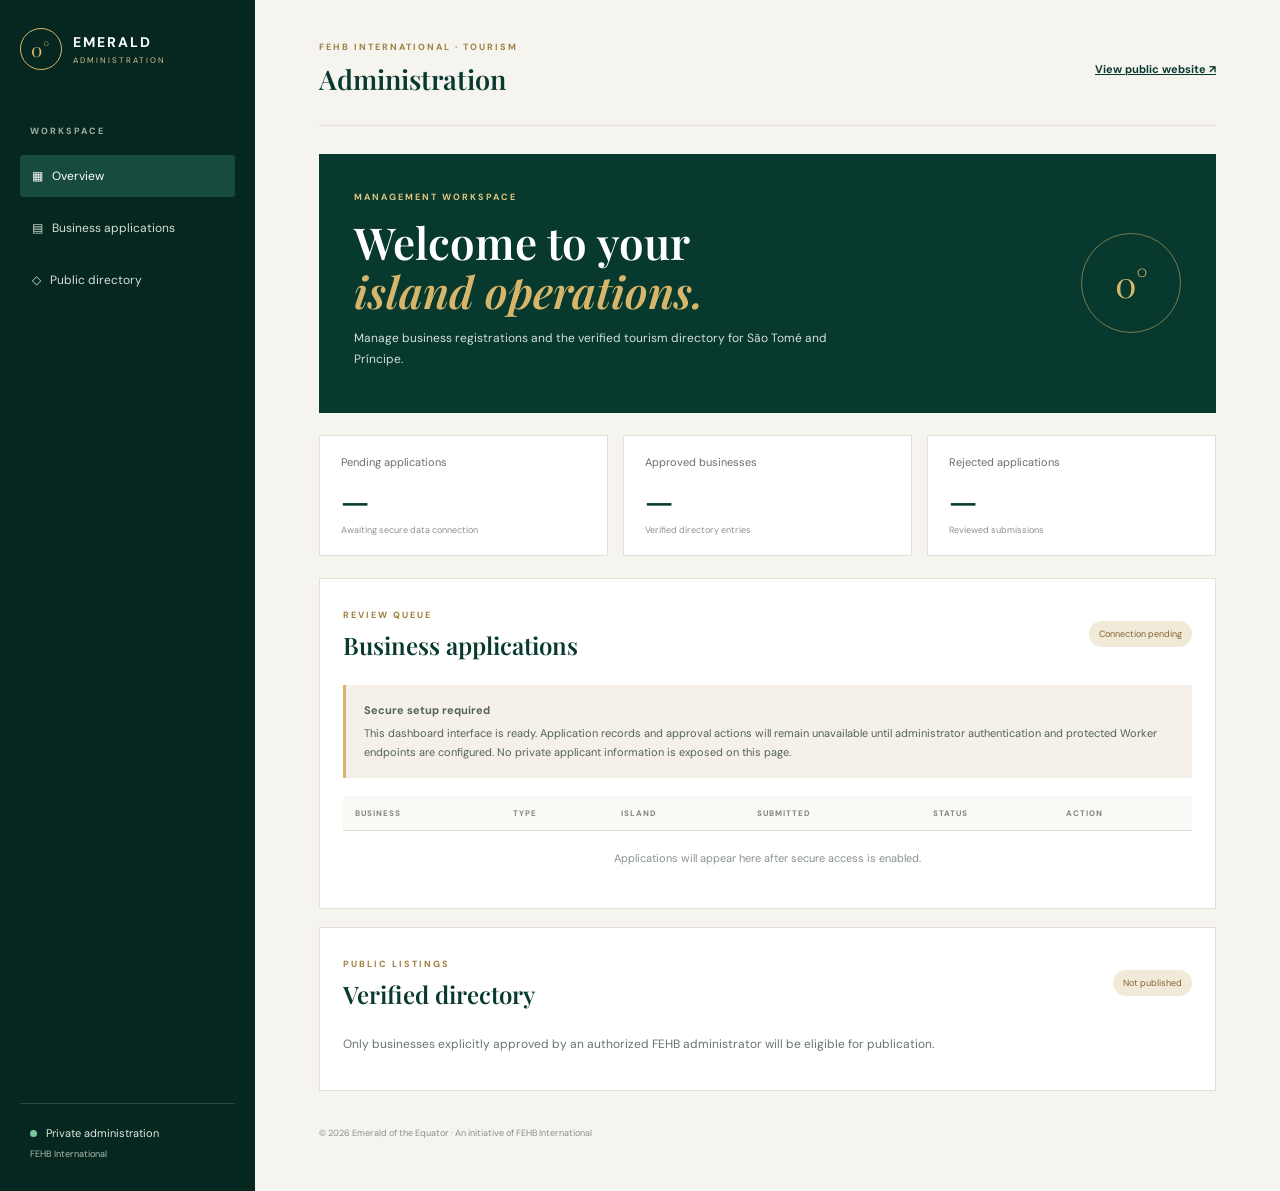
<file: admin.html>
<!doctype html>
<html lang="en">
<head>
<meta charset="utf-8"><meta name="viewport" content="width=device-width,initial-scale=1">
<meta name="robots" content="noindex,nofollow">
<meta name="theme-color" content="#062d25">
<title>Administration | Emerald of the Equator</title>
<link rel="preconnect" href="https://fonts.googleapis.com">
<link href="https://fonts.googleapis.com/css2?family=DM+Sans:wght@400;500;600;700&family=Playfair+Display:wght@500;600;700&display=swap" rel="stylesheet">
<link rel="stylesheet" href="/admin.css?v=2">
</head>
<body>
<aside class="sidebar">
 <a class="brand" href="/"><span class="brand-mark">0°</span><span><b>EMERALD</b><small>ADMINISTRATION</small></span></a>
 <p class="side-label">WORKSPACE</p>
 <a class="side-link active" href="#overview">▦ &nbsp; Overview</a>
 <a class="side-link" href="#applications">▤ &nbsp; Business applications</a>
 <a class="side-link" href="#directory">◇ &nbsp; Public directory</a>
 <div class="side-bottom"><span class="secure-dot"></span> Private administration<br><small>FEHB International</small></div>
</aside>
<main class="main">
 <header class="topbar"><div><span class="eyebrow">FEHB INTERNATIONAL · TOURISM</span><h1>Administration</h1></div><a class="site-link" href="/">View public website ↗</a></header>
 <section id="overview" class="welcome"><div><span class="eyebrow">MANAGEMENT WORKSPACE</span><h2>Welcome to your<br><em>island operations.</em></h2><p>Manage business registrations and the verified tourism directory for São Tomé and Príncipe.</p></div><div class="welcome-mark">0°</div></section>
 <section class="stats" aria-label="Application statistics">
  <article class="stat"><span>Pending applications</span><strong>—</strong><small>Awaiting secure data connection</small></article>
  <article class="stat"><span>Approved businesses</span><strong>—</strong><small>Verified directory entries</small></article>
  <article class="stat"><span>Rejected applications</span><strong>—</strong><small>Reviewed submissions</small></article>
 </section>
 <section id="applications" class="panel"><div class="panel-head"><div><span class="eyebrow">REVIEW QUEUE</span><h2>Business applications</h2></div><span class="status-pill">Connection pending</span></div>
  <div class="notice"><strong>Secure setup required</strong><p>This dashboard interface is ready. Application records and approval actions will remain unavailable until administrator authentication and protected Worker endpoints are configured. No private applicant information is exposed on this page.</p></div>
  <div class="table-wrap"><table><thead><tr><th>BUSINESS</th><th>TYPE</th><th>ISLAND</th><th>SUBMITTED</th><th>STATUS</th><th>ACTION</th></tr></thead><tbody><tr><td colspan="6" class="empty">Applications will appear here after secure access is enabled.</td></tr></tbody></table></div>
 </section>
 <section id="directory" class="panel directory-panel"><div class="panel-head"><div><span class="eyebrow">PUBLIC LISTINGS</span><h2>Verified directory</h2></div><span class="status-pill">Not published</span></div><p>Only businesses explicitly approved by an authorized FEHB administrator will be eligible for publication.</p></section>
 <footer>© <span id="year"></span> Emerald of the Equator · An initiative of FEHB International</footer>
</main>
<script src="/admin.js?v=2"></script>
</body></html>
</file>
<file: admin.css>
:root{--green:#07392e;--deep:#05271f;--gold:#d7b66b;--cream:#f5f1e8;--ink:#17251f;--muted:#6e7972;--line:#e3e0d7;--serif:"Playfair Display",Georgia,serif;--sans:"DM Sans",Arial,sans-serif}*{box-sizing:border-box}body{margin:0;background:#f5f4ef;color:var(--ink);font-family:var(--sans);display:grid;grid-template-columns:255px 1fr;min-height:100vh}.sidebar{background:var(--deep);color:#fff;padding:28px 20px;display:flex;flex-direction:column;gap:10px}.brand{display:flex;align-items:center;gap:11px;color:white;text-decoration:none;letter-spacing:2px;margin-bottom:45px}.brand-mark{width:42px;height:42px;border:1px solid var(--gold);border-radius:50%;display:grid;place-items:center;font:19px var(--serif);color:var(--gold)}.brand b,.brand small{display:block}.brand b{font-size:14px}.brand small{font-size:8px;letter-spacing:2px;margin-top:4px;color:#d8c58f}.side-label,.eyebrow{font-size:9px;letter-spacing:2px;font-weight:700;color:#a17e3d}.side-label{color:#9fb4a8;margin:0 10px 8px}.side-link{padding:13px 12px;color:#d7e1da;text-decoration:none;font-size:12px;border-radius:3px}.side-link.active,.side-link:hover{background:#174b3d;color:#fff}.side-bottom{margin-top:auto;border-top:1px solid #ffffff25;padding:20px 10px 0;font-size:11px;line-height:1.8;color:#e3e9e3}.side-bottom small{color:#aebeb3}.secure-dot{display:inline-block;width:7px;height:7px;background:#78c69a;border-radius:50%;margin-right:6px}.main{padding:34px clamp(20px,5vw,70px);max-width:1500px;width:100%;margin:auto}.topbar{display:flex;justify-content:space-between;align-items:center;gap:20px;border-bottom:1px solid var(--line);padding-bottom:22px}.topbar h1{font:600 27px var(--serif);margin:6px 0;color:var(--green)}.site-link{font-size:11px;color:var(--green);font-weight:700}.welcome{margin:28px 0 22px;padding:30px 35px;background:var(--green);color:#fff;display:flex;justify-content:space-between;align-items:center;min-height:205px}.welcome .eyebrow{color:#e0c681}.welcome h2{font:600 clamp(30px,4vw,44px)/1.12 var(--serif);margin:12px 0}.welcome h2 em{color:var(--gold)}.welcome p{font-size:12px;line-height:1.8;color:#d5e0d8;max-width:520px}.welcome-mark{width:100px;height:100px;border:1px solid #d7b66b88;border-radius:50%;display:grid;place-items:center;color:var(--gold);font:36px var(--serif)}.stats{display:grid;grid-template-columns:repeat(3,1fr);gap:15px;margin-bottom:22px}.stat,.panel{background:#fff;border:1px solid var(--line)}.stat{padding:19px 21px}.stat span,.stat small{display:block}.stat span{font-size:11px;color:#657168}.stat strong{display:block;font:600 32px var(--serif);color:var(--green);margin:9px 0 3px}.stat small{font-size:9px;color:#89938b}.panel{padding:23px;margin-bottom:18px}.panel-head{display:flex;justify-content:space-between;align-items:center;gap:15px;margin-bottom:18px}.panel h2{font:600 24px var(--serif);color:var(--green);margin:6px 0}.status-pill{font-size:9px;padding:7px 10px;background:#f1ead9;color:#80642e;border-radius:20px;white-space:nowrap}.notice{padding:16px 18px;background:#f5f1e8;border-left:3px solid var(--gold);font-size:11px;line-height:1.7;color:#536258}.notice p{margin:5px 0 0}.table-wrap{overflow:auto;margin-top:18px}table{border-collapse:collapse;width:100%;min-width:650px;text-align:left}th{font-size:8px;letter-spacing:1px;color:#7b877e;background:#faf9f6;padding:12px}td{padding:20px 12px;border-top:1px solid var(--line);font-size:11px}.empty{text-align:center;color:#89938b}.directory-panel>p{font-size:12px;color:#68756c;line-height:1.8}footer{padding:18px 0;color:#879188;font-size:9px}@media(max-width:760px){body{grid-template-columns:1fr}.sidebar{padding:15px 18px;display:grid;grid-template-columns:1fr auto;align-items:center}.brand{margin:0}.side-label,.side-link,.side-bottom{display:none}.main{padding:22px 15px}.topbar{align-items:flex-start}.topbar h1{font-size:23px}.welcome{padding:23px;min-height:0}.welcome-mark{width:60px;height:60px;font-size:23px}.stats{grid-template-columns:1fr}.stat{padding:15px}.panel{padding:17px}.panel-head{align-items:flex-start;flex-direction:column}}

@media(max-width:760px){
  .sidebar{display:block;padding:14px 15px}
  .brand{margin:0 0 12px}
  .side-label{display:none}
  .side-link{display:inline-block;padding:9px 10px;margin:2px 2px 0 0;font-size:11px}
  .side-bottom{display:none}
  .main{min-width:0;width:100%;padding:20px 14px}
  .topbar{flex-wrap:wrap}
  .welcome{display:block;width:100%;min-width:0;overflow:hidden;padding:22px 18px}
  .welcome>div:first-child{min-width:0;width:100%}
  .welcome h2{font-size:clamp(27px,8vw,38px);overflow-wrap:anywhere}
  .welcome p{max-width:100%;overflow-wrap:anywhere}
  .welcome-mark{display:none}
  .stats{grid-template-columns:1fr}
  .panel{min-width:0}
}
</file>
